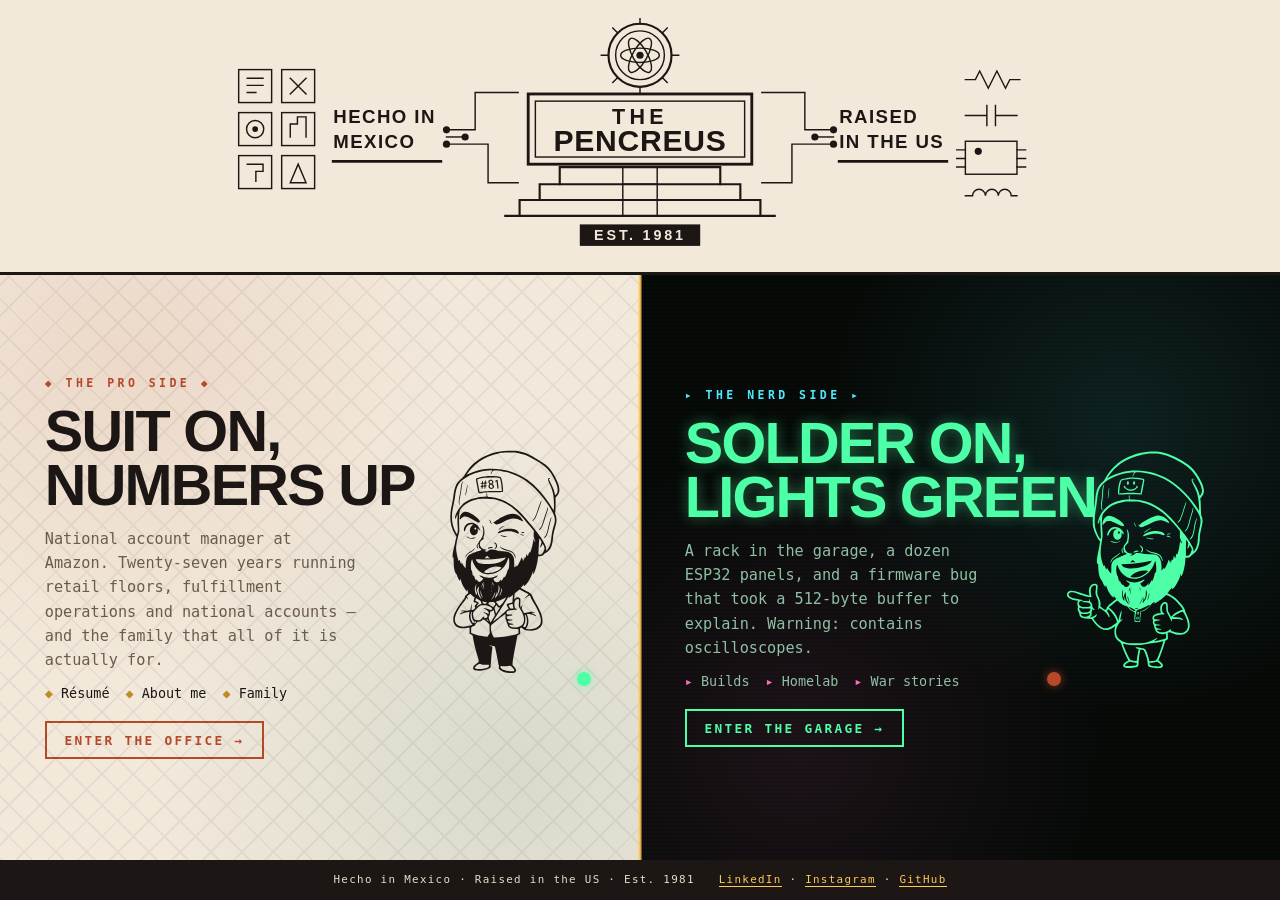
<file: index.html>
<!DOCTYPE html>
<html lang="en">
<head>
<meta charset="utf-8">
<meta name="viewport" content="width=device-width, initial-scale=1">
<title>Erick Uribe — pick a side</title>
<meta name="description" content="Erick Uribe: national account manager by day, builder of glowing rack-mounted things by night. Hecho in Mexico, raised in the US. Pick a side.">
<meta name="theme-color" content="#070b08">

<meta property="og:type" content="website">
<meta property="og:url" content="https://erickuribe.com/">
<meta property="og:title" content="Erick Uribe — pick a side">
<meta property="og:description" content="The Pro Side or the Nerd Side. Same guy, two very different rooms.">
<meta name="twitter:card" content="summary_large_image">

<link rel="icon" href="data:image/svg+xml,<svg xmlns='http://www.w3.org/2000/svg' viewBox='0 0 32 32'><rect width='16' height='32' fill='%23f2e9db'/><rect x='16' width='16' height='32' fill='%23070b08'/><rect x='14' width='4' height='32' fill='%23ffc857'/></svg>">

<link rel="stylesheet" href="landing.css">
</head>
<body>

<!-- The mark is inlined rather than linked so currentColor works — an
     external <img>/<object> can't inherit colour from this page. 5 KB. -->
<div class="brandbar">
<svg class="mark" viewBox="0 24 1200 330" role="img" aria-labelledby="mktitle"
     fill="none" stroke="currentColor" stroke-width="3"
     stroke-linecap="square" stroke-linejoin="miter">
  <title id="mktitle">The Pencreus — Hecho in Mexico, Raised in the US. Est. 1981.</title>

  <!-- LEFT — heritage, as codex-style glyph blocks (the idea, not a transcription) -->
  <g stroke-width="2">
    <rect x="40"  y="96"  width="46" height="46"/><path d="M52 108h22M52 118h22M52 128h12"/>
    <rect x="100" y="96"  width="46" height="46"/><path d="M112 108l22 22M134 108l-22 22"/>
    <rect x="40"  y="156" width="46" height="46"/>
    <circle cx="63" cy="179" r="12"/><circle cx="63" cy="179" r="4" fill="currentColor" stroke="none"/>
    <rect x="100" y="156" width="46" height="46"/><path d="M112 190v-18h10v-10h12v28"/>
    <rect x="40"  y="216" width="46" height="46"/><path d="M52 228h22v10h-10v14"/>
    <rect x="100" y="216" width="46" height="46"/><path d="M112 254l11-26 11 26z"/>
  </g>
  <text class="mk-l" x="172" y="170">HECHO IN</text>
  <text class="mk-l" x="172" y="206">MEXICO</text>
  <path d="M172 224h150" stroke-width="4"/>

  <!-- heritage wired into the circuitry -->
  <g stroke-width="2">
    <path d="M330 180h40v-52h60"/><path d="M330 200h58v54h42"/><path d="M330 190h26"/>
    <circle cx="330" cy="180" r="5" fill="currentColor" stroke="none"/>
    <circle cx="330" cy="200" r="5" fill="currentColor" stroke="none"/>
    <circle cx="356" cy="190" r="5" fill="currentColor" stroke="none"/>
  </g>

  <!-- CENTRE — sunstone ring with an atom in it -->
  <circle cx="600" cy="76" r="44"/>
  <circle cx="600" cy="76" r="34" stroke-width="2"/>
  <g stroke-width="2">
    <ellipse cx="600" cy="76" rx="27" ry="10"/>
    <ellipse cx="600" cy="76" rx="27" ry="10" transform="rotate(60 600 76)"/>
    <ellipse cx="600" cy="76" rx="27" ry="10" transform="rotate(-60 600 76)"/>
    <path d="M600 32v-10M600 120v10M556 76h-10M644 76h10M569 45l-7-7M631 45l7-7M569 107l-7 7M631 107l7 7"/>
  </g>
  <circle cx="600" cy="76" r="5" fill="currentColor" stroke="none"/>

  <!-- stepped platform -->
  <path d="M412 300h376"/>
  <path d="M432 300v-22h336v22"/>
  <path d="M460 278v-22h280v22"/>
  <path d="M488 256v-24h224v24"/>
  <g stroke-width="2">
    <path d="M576 300v-68h48v68M576 278h48M576 256h48"/>
  </g>

  <!-- wordmark plaque -->
  <rect x="444" y="130" width="312" height="98" stroke-width="4"/>
  <rect x="454" y="140" width="292" height="78" stroke-width="2"/>
  <text class="mk-t" x="600" y="172" text-anchor="middle" font-size="30" letter-spacing="6">THE</text>
  <text class="mk-t" x="600" y="210" text-anchor="middle" font-size="42" letter-spacing="1">PENCREUS</text>

  <!-- EST. 1981, reversed out of a solid bar -->
  <rect x="516" y="312" width="168" height="30" fill="currentColor" stroke="none"/>
  <text class="mk-rev" x="600" y="334" text-anchor="middle" font-size="20" letter-spacing="4">EST. 1981</text>

  <!-- RIGHT — raised here, as component symbols -->
  <g stroke-width="2">
    <path d="M870 180h-40v-52h-60"/><path d="M870 200h-58v54h-42"/><path d="M870 190h-26"/>
    <circle cx="870" cy="180" r="5" fill="currentColor" stroke="none"/>
    <circle cx="870" cy="200" r="5" fill="currentColor" stroke="none"/>
    <circle cx="844" cy="190" r="5" fill="currentColor" stroke="none"/>
  </g>
  <text class="mk-l" x="878" y="170">RAISED</text>
  <text class="mk-l" x="878" y="206">IN THE US</text>
  <path d="M878 224h150" stroke-width="4"/>
  <g stroke-width="2">
    <path d="M1054 110h14l6-12 12 24 12-24 12 24 6-12h14"/>
    <path d="M1054 160h30M1084 146v28M1096 146v28M1096 160h30"/>
    <rect x="1054" y="196" width="72" height="46"/>
    <path d="M1054 208h-12M1054 220h-12M1054 232h-12M1126 208h12M1126 220h12M1126 232h12"/>
    <circle cx="1072" cy="210" r="5" fill="currentColor" stroke="none"/>
    <path d="M1054 272h10a9 9 0 0 1 18 0 9 9 0 0 1 18 0 9 9 0 0 1 18 0h8"/>
  </g>
</svg>
</div>

<main class="split">

  <!-- Pro leads, left to right. Both cartoons gesture INTO the seam: the Pro
       art is mirrored in the file itself, with the #81 patch counter-flipped
       about its own centre so it still reads. -->

  <!-- ============================================= PRO -->
  <a class="side pro" href="pro.html">
    <div class="pitch">
      <div class="eyebrow">◆ The Pro Side ◆</div>
      <h2>Suit&nbsp;on,<br>numbers&nbsp;up</h2>
      <p class="blurb">
        National account manager at Amazon. Twenty-seven years running retail
        floors, fulfillment operations and national accounts — and the family
        that all of it is actually for.
      </p>
      <ul>
        <li>Résumé</li>
        <li>About me</li>
        <li>Family</li>
      </ul>
      <span class="enter">Enter the office →</span>
    </div>
    <div class="avatar" aria-hidden="true"></div>
  </a>

  <!-- ============================================ SEAM -->
  <div class="seamline" aria-hidden="true"></div>

  <!-- ============================================ NERD -->
  <a class="side nerd" href="nerd.html">
    <div class="pitch">
      <div class="eyebrow">▸ The Nerd Side ▸</div>
      <h2>Solder&nbsp;on,<br>lights&nbsp;green</h2>
      <p class="blurb">
        A rack in the garage, a dozen ESP32 panels, and a firmware bug that took
        a 512-byte buffer to explain. Warning: contains oscilloscopes.
      </p>
      <ul>
        <li>Builds</li>
        <li>Homelab</li>
        <li>War stories</li>
      </ul>
      <span class="enter">Enter the garage →</span>
    </div>
    <div class="avatar" aria-hidden="true"></div>
  </a>

</main>

<footer>
  <span>Hecho in Mexico · Raised in the US · Est. 1981</span>
  <span>
    <a href="https://www.linkedin.com/in/erickuribe/">LinkedIn</a> ·
    <a href="https://www.instagram.com/pencreus/">Instagram</a> ·
    <a href="https://github.com/Pencreus">GitHub</a>
  </span>
</footer>

</body>
</html>
</file>
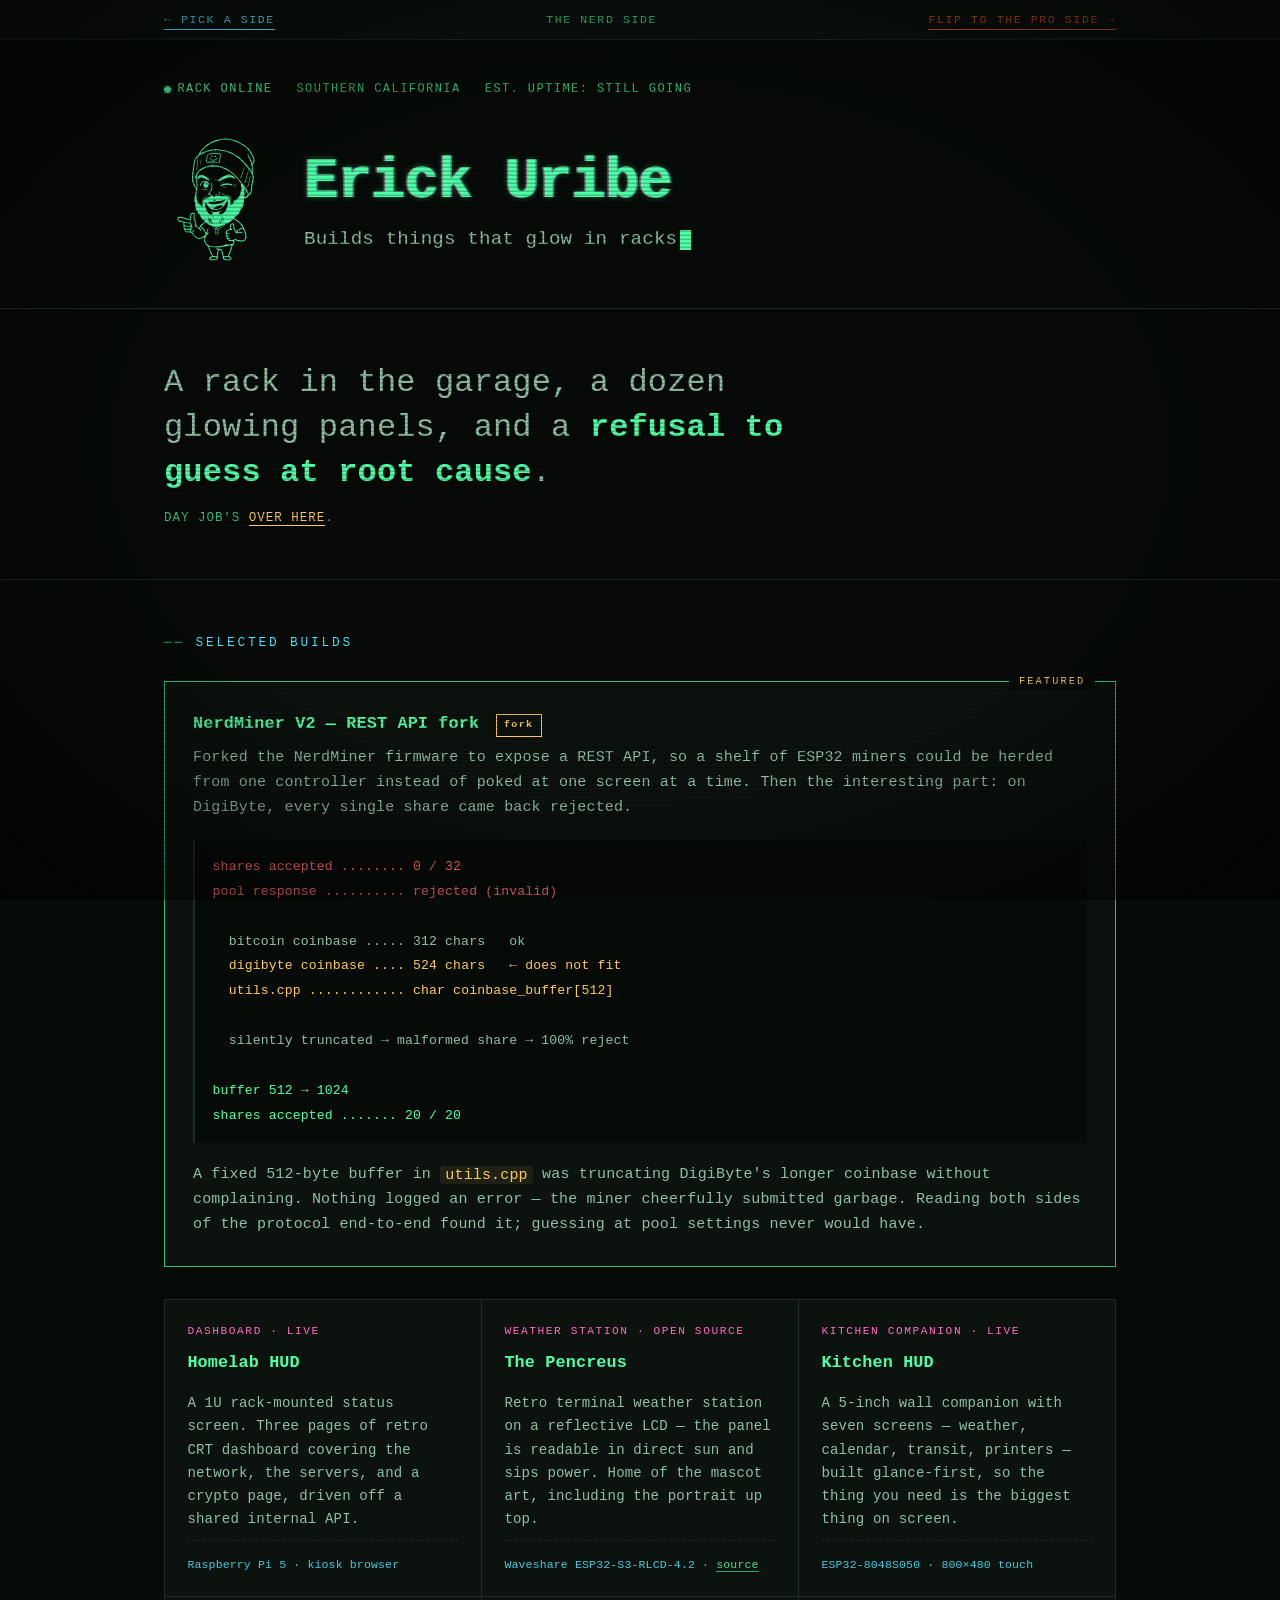
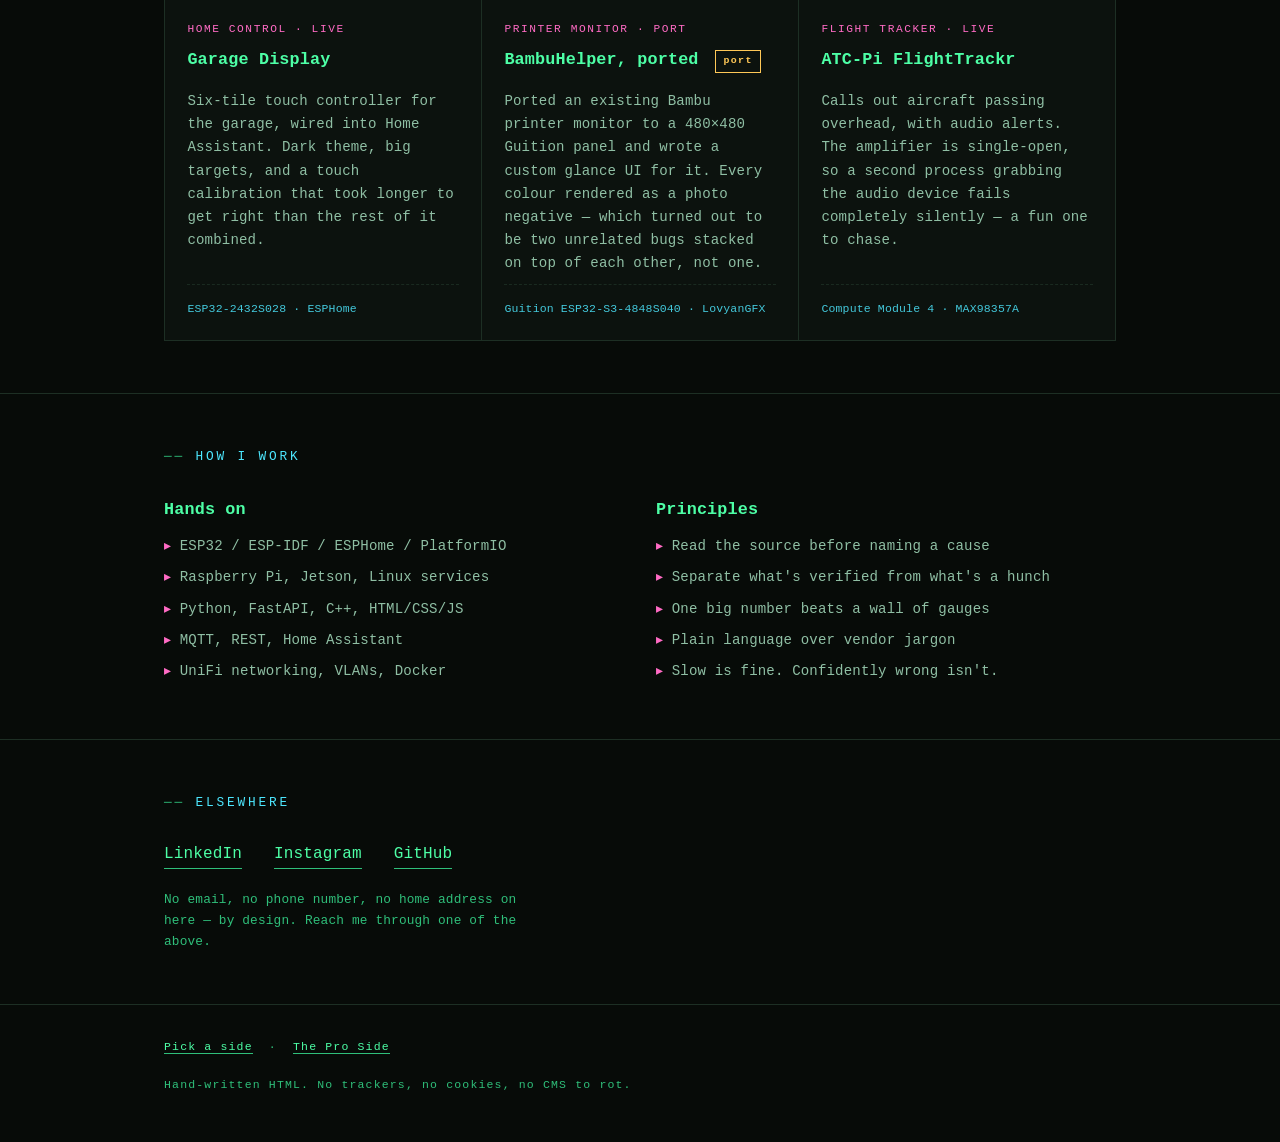
<file: nerd.html>
<!DOCTYPE html>
<html lang="en">
<head>
<meta charset="utf-8">
<meta name="viewport" content="width=device-width, initial-scale=1">
<title>Erick Uribe — the Nerd Side</title>
<meta name="description" content="Erick Uribe — national account manager at Amazon, and the person who builds rack-mounted Pi HUDs and ESP32 display controllers on the weekends. Southern California.">
<meta name="theme-color" content="#070b08">

<!-- Social preview -->
<meta property="og:type" content="website">
<meta property="og:url" content="https://erickuribe.com/">
<meta property="og:title" content="Erick Uribe — builds things that glow in racks">
<meta property="og:description" content="Account management and retail operations by day. Rack-mounted Pi HUDs and ESP32 controllers the rest of the time.">
<meta name="twitter:card" content="summary">

<!-- Favicon: the phosphor block cursor -->
<link rel="icon" href="data:image/svg+xml,<svg xmlns='http://www.w3.org/2000/svg' viewBox='0 0 32 32'><rect width='32' height='32' fill='%23070b08'/><rect x='8' y='6' width='16' height='20' fill='%234dffa6'/></svg>">

<link rel="stylesheet" href="style.css">
</head>
<body>

<a class="skip" href="#builds">Skip to builds</a>

<nav class="topnav">
  <div class="wrap">
    <a href="index.html">← Pick a side</a>
    <span>The Nerd Side</span>
    <a class="flip" href="pro.html">Flip to the Pro Side →</a>
  </div>
</nav>

<header>
  <div class="wrap">
    <div class="statusbar">
      <span class="live"><span class="dot"></span>Rack online</span>
      <span>Southern California</span>
      <span>Est. uptime: still going</span>
    </div>

    <div class="masthead">
      <div class="mark" role="img" aria-label="Cartoon portrait of Erick Uribe"></div>
      <div>
        <h1>Erick Uribe</h1>
        <p class="tagline">Builds things that glow in racks<span class="cursor"></span></p>
      </div>
    </div>
  </div>
</header>

<main>

<!-- ============================================================= LEAD -->
<section>
  <div class="wrap">
    <!-- "since 1999" rather than a year count on purpose — a number would need
         bumping every January, and this site is meant to survive neglect. -->
    <p class="lead">
      A rack in the garage, a dozen glowing panels, and a
      <strong>refusal to guess at root cause</strong>.
      <span class="aside">Day job's <a href="pro.html">over here</a>.</span>
    </p>
  </div>
</section>

<!-- =========================================================== BUILDS -->
<section id="builds">
  <div class="wrap">
    <h2>Selected builds</h2>

    <!-- The war story. This is the one that shows how I actually work. -->
    <article class="featured">
      <h3>NerdMiner V2 — REST API fork <span class="badge fork">fork</span></h3>
      <p>
        Forked the NerdMiner firmware to expose a REST API, so a shelf of ESP32
        miners could be herded from one controller instead of poked at one
        screen at a time. Then the interesting part: on DigiByte, every single
        share came back rejected.
      </p>

      <div class="trace"><span class="bad">shares accepted ........ 0 / 32</span>
<span class="bad">pool response .......... rejected (invalid)</span>

  bitcoin coinbase ..... 312 chars   ok
  <span class="key">digibyte coinbase .... 524 chars   ← does not fit</span>
  <span class="key">utils.cpp ............ char coinbase_buffer[512]</span>

  silently truncated → malformed share → 100% reject

<span class="good">buffer 512 → 1024</span>
<span class="good">shares accepted ....... 20 / 20</span></div>

      <p>
        A fixed 512-byte buffer in <code>utils.cpp</code> was truncating
        DigiByte's longer coinbase without complaining. Nothing logged an
        error — the miner cheerfully submitted garbage. Reading both sides of
        the protocol end-to-end found it; guessing at pool settings never
        would have.
      </p>
    </article>

    <div class="builds">

      <article class="build">
        <div class="meta">Dashboard · live</div>
        <h3>Homelab HUD</h3>
        <p>
          A 1U rack-mounted status screen. Three pages of retro CRT dashboard
          covering the network, the servers, and a crypto page, driven off a
          shared internal API.
        </p>
        <div class="hw">Raspberry Pi 5 · kiosk browser</div>
      </article>

      <article class="build">
        <div class="meta">Weather station · open source</div>
        <h3>The Pencreus</h3>
        <p>
          Retro terminal weather station on a reflective LCD — the panel is
          readable in direct sun and sips power. Home of the mascot art,
          including the portrait up top.
        </p>
        <div class="hw">
          Waveshare ESP32-S3-RLCD-4.2 ·
          <a href="https://github.com/Pencreus/ESP32-RLCD">source</a>
        </div>
      </article>

      <article class="build">
        <div class="meta">Kitchen companion · live</div>
        <h3>Kitchen HUD</h3>
        <p>
          A 5-inch wall companion with seven screens — weather, calendar,
          transit, printers — built glance-first, so the thing you need is
          the biggest thing on screen.
        </p>
        <div class="hw">ESP32-8048S050 · 800×480 touch</div>
      </article>

      <article class="build">
        <div class="meta">Home control · live</div>
        <h3>Garage Display</h3>
        <p>
          Six-tile touch controller for the garage, wired into Home Assistant.
          Dark theme, big targets, and a touch calibration that took longer to
          get right than the rest of it combined.
        </p>
        <div class="hw">ESP32-2432S028 · ESPHome</div>
      </article>

      <article class="build">
        <div class="meta">Printer monitor · port</div>
        <h3>BambuHelper, ported <span class="badge fork">port</span></h3>
        <p>
          Ported an existing Bambu printer monitor to a 480×480 Guition panel
          and wrote a custom glance UI for it. Every colour rendered as a
          photo negative — which turned out to be two unrelated bugs stacked
          on top of each other, not one.
        </p>
        <div class="hw">Guition ESP32-S3-4848S040 · LovyanGFX</div>
      </article>

      <article class="build">
        <div class="meta">Flight tracker · live</div>
        <h3>ATC-Pi FlightTrackr</h3>
        <p>
          Calls out aircraft passing overhead, with audio alerts. The amplifier
          is single-open, so a second process grabbing the audio device fails
          completely silently — a fun one to chase.
        </p>
        <div class="hw">Compute Module 4 · MAX98357A</div>
      </article>

    </div>
  </div>
</section>


<!-- ======================================================= HOW I WORK -->
<section>
  <div class="wrap">
    <h2>How I work</h2>
    <div class="cols">
      <div>
        <h3>Hands on</h3>
        <ul>
          <li>ESP32 / ESP-IDF / ESPHome / PlatformIO</li>
          <li>Raspberry Pi, Jetson, Linux services</li>
          <li>Python, FastAPI, C++, HTML/CSS/JS</li>
          <li>MQTT, REST, Home Assistant</li>
          <li>UniFi networking, VLANs, Docker</li>
        </ul>
      </div>
      <div>
        <h3>Principles</h3>
        <ul>
          <li>Read the source before naming a cause</li>
          <li>Separate what's verified from what's a hunch</li>
          <li>One big number beats a wall of gauges</li>
          <li>Plain language over vendor jargon</li>
          <li>Slow is fine. Confidently wrong isn't.</li>
        </ul>
      </div>
    </div>
  </div>
</section>


<!-- ========================================================== CONTACT -->
<section>
  <div class="wrap">
    <h2>Elsewhere</h2>
    <!-- rel="me" links these profiles back to this domain as one identity. -->
    <p class="contact">
      <a rel="me" href="https://www.linkedin.com/in/erickuribe/">LinkedIn</a>
      <a rel="me" href="https://www.instagram.com/pencreus/">Instagram</a>
      <a rel="me" href="https://github.com/Pencreus">GitHub</a>
    </p>
    <p class="fineprint">
      No email, no phone number, no home address on here — by design.
      Reach me through one of the above.
    </p>
  </div>
</section>

</main>

<footer>
  <div class="wrap">
    <a href="index.html">Pick a side</a> &nbsp;·&nbsp;
    <a href="pro.html">The Pro Side</a><br><br>
    <span id="stamp">Hand-written HTML. No trackers, no cookies, no CMS to rot.</span>
  </div>
</footer>

</body>
</html>
</file>
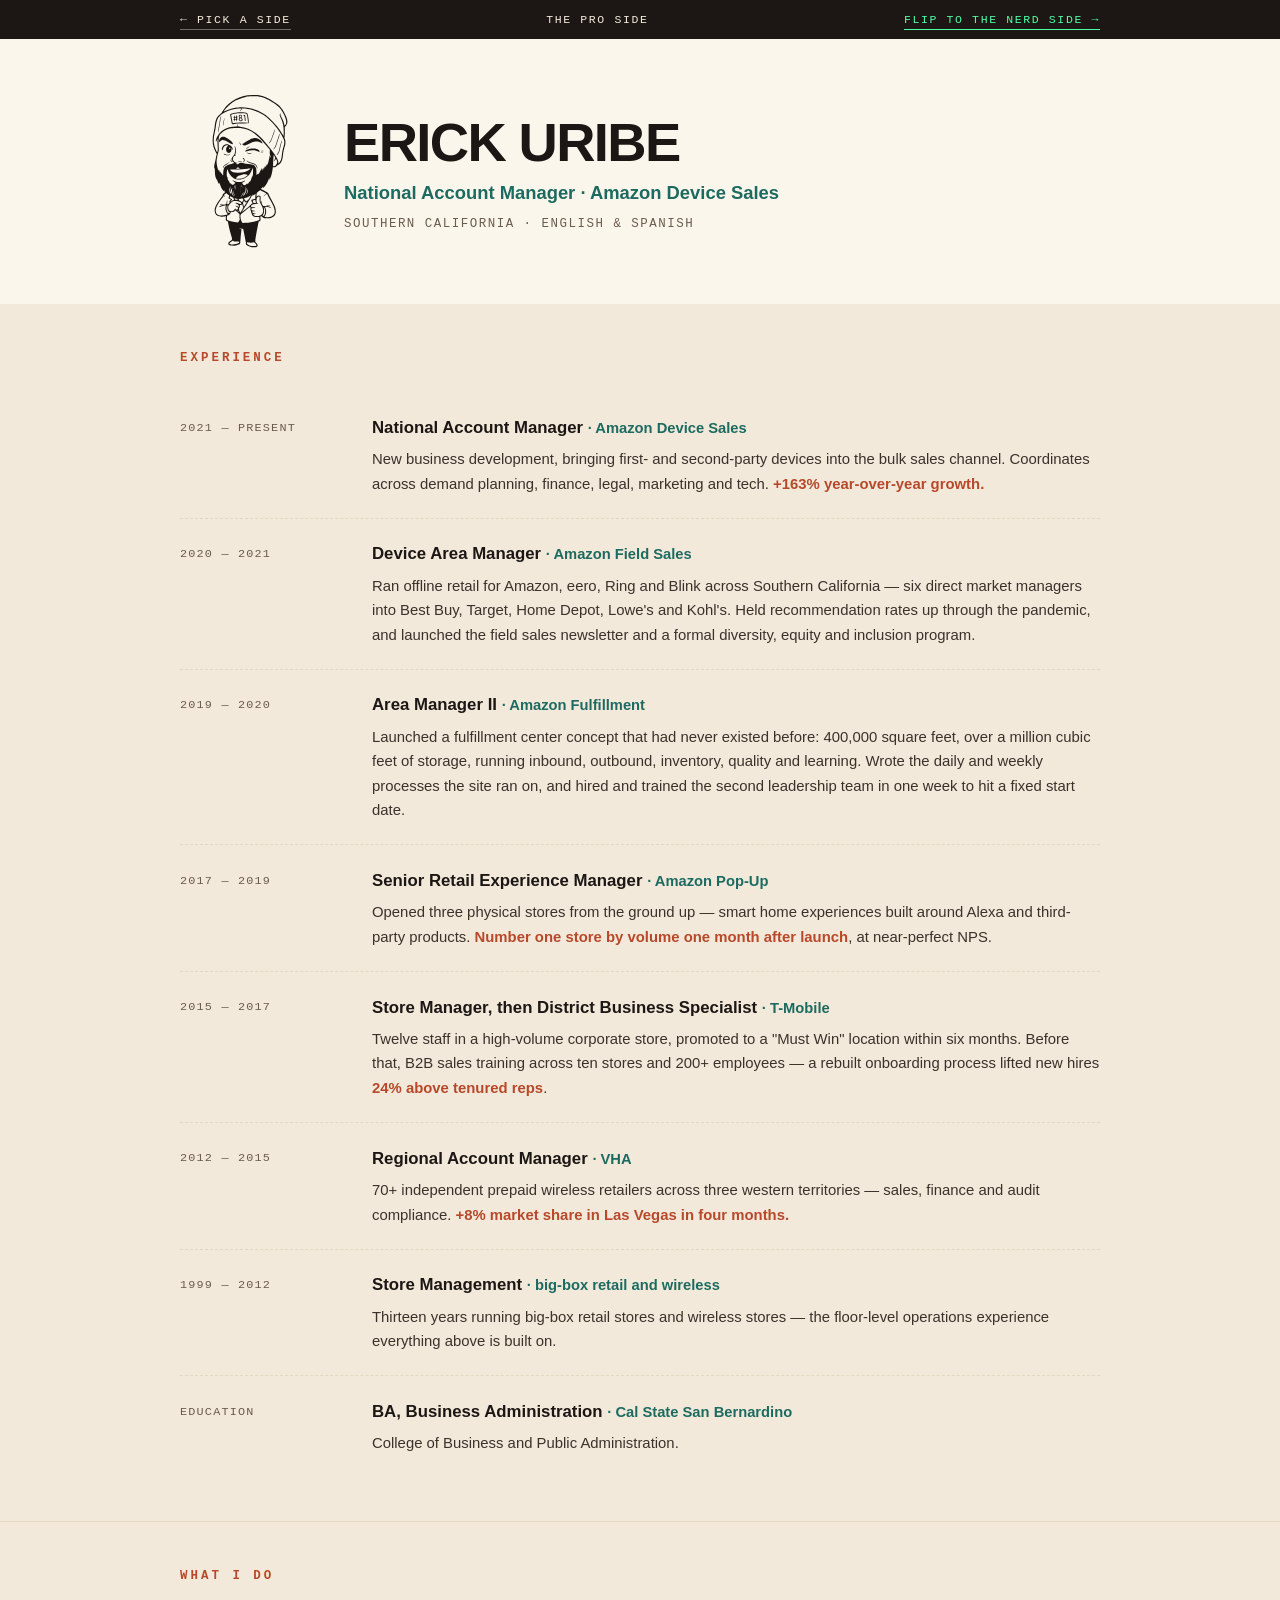
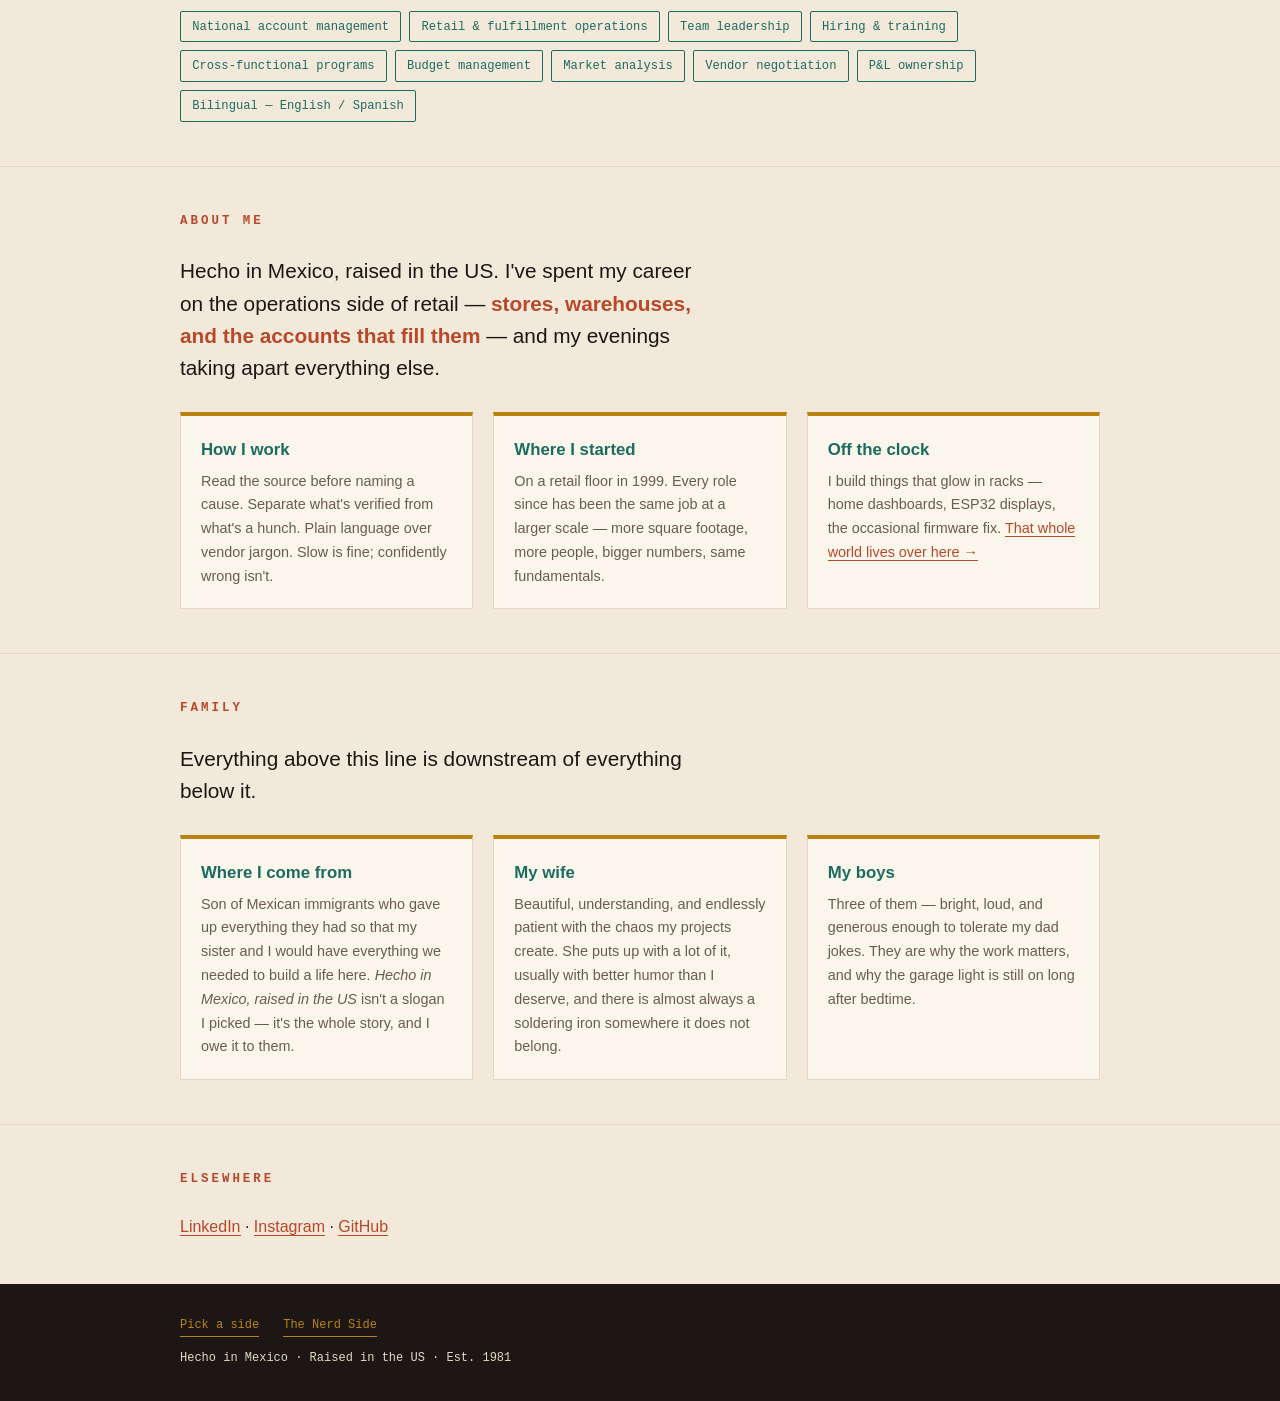
<file: pro.html>
<!DOCTYPE html>
<html lang="en">
<head>
<meta charset="utf-8">
<meta name="viewport" content="width=device-width, initial-scale=1">
<title>Erick Uribe — National Account Manager</title>
<meta name="description" content="Erick Uribe — National Account Manager at Amazon. Twenty-seven years in retail operations, fulfillment and national accounts. Southern California.">
<meta name="theme-color" content="#f2e9db">
<meta property="og:title" content="Erick Uribe — National Account Manager">
<meta property="og:description" content="Twenty-seven years in retail operations, fulfillment and national accounts.">
<link rel="icon" href="data:image/svg+xml,<svg xmlns='http://www.w3.org/2000/svg' viewBox='0 0 32 32'><rect width='32' height='32' fill='%23f2e9db'/><rect x='7' y='5' width='18' height='22' fill='%23b8482a'/></svg>">
<link rel="stylesheet" href="pro.css">
</head>
<body>

<nav class="topnav">
  <div class="wrap">
    <a href="index.html">← Pick a side</a>
    <span>The Pro Side</span>
    <a class="flip" href="nerd.html">Flip to the Nerd Side →</a>
  </div>
</nav>

<header class="hero">
  <div class="wrap">
    <div class="portrait" role="img" aria-label="Cartoon portrait of Erick Uribe"></div>
    <div>
      <h1>Erick Uribe</h1>
      <p class="role">National Account Manager · Amazon Device Sales</p>
      <p class="where">Southern California · English &amp; Spanish</p>
    </div>
  </div>
</header>

<main>

<!-- =========================================================== RESUME -->
<section>
  <div class="wrap">
    <h2>Experience</h2>

    <div class="role-row">
      <div class="when">2021 — present</div>
      <div>
        <h3>National Account Manager <span class="org">· Amazon Device Sales</span></h3>
        <p>
          New business development, bringing first- and second-party devices
          into the bulk sales channel. Coordinates across demand planning,
          finance, legal, marketing and tech.
          <strong>+163% year-over-year growth.</strong>
        </p>
      </div>
    </div>

    <div class="role-row">
      <div class="when">2020 — 2021</div>
      <div>
        <h3>Device Area Manager <span class="org">· Amazon Field Sales</span></h3>
        <p>
          Ran offline retail for Amazon, eero, Ring and Blink across Southern
          California — six direct market managers into Best Buy, Target, Home
          Depot, Lowe's and Kohl's. Held recommendation rates up through the
          pandemic, and launched the field sales newsletter and a formal
          diversity, equity and inclusion program.
        </p>
      </div>
    </div>

    <div class="role-row">
      <div class="when">2019 — 2020</div>
      <div>
        <h3>Area Manager II <span class="org">· Amazon Fulfillment</span></h3>
        <p>
          Launched a fulfillment center concept that had never existed before:
          400,000 square feet, over a million cubic feet of storage, running
          inbound, outbound, inventory, quality and learning. Wrote the daily
          and weekly processes the site ran on, and hired and trained the
          second leadership team in one week to hit a fixed start date.
        </p>
      </div>
    </div>

    <div class="role-row">
      <div class="when">2017 — 2019</div>
      <div>
        <h3>Senior Retail Experience Manager <span class="org">· Amazon Pop-Up</span></h3>
        <p>
          Opened three physical stores from the ground up — smart home
          experiences built around Alexa and third-party products.
          <strong>Number one store by volume one month after launch</strong>,
          at near-perfect NPS.
        </p>
      </div>
    </div>

    <div class="role-row">
      <div class="when">2015 — 2017</div>
      <div>
        <h3>Store Manager, then District Business Specialist <span class="org">· T-Mobile</span></h3>
        <p>
          Twelve staff in a high-volume corporate store, promoted to a
          "Must Win" location within six months. Before that, B2B sales
          training across ten stores and 200+ employees — a rebuilt onboarding
          process lifted new hires <strong>24% above tenured reps</strong>.
        </p>
      </div>
    </div>

    <div class="role-row">
      <div class="when">2012 — 2015</div>
      <div>
        <h3>Regional Account Manager <span class="org">· VHA</span></h3>
        <p>
          70+ independent prepaid wireless retailers across three western
          territories — sales, finance and audit compliance.
          <strong>+8% market share in Las Vegas in four months.</strong>
        </p>
      </div>
    </div>

    <div class="role-row">
      <div class="when">1999 — 2012</div>
      <div>
        <h3>Store Management <span class="org">· big-box retail and wireless</span></h3>
        <p>
          Thirteen years running big-box retail stores and wireless stores —
          the floor-level operations experience everything above is built on.
        </p>
      </div>
    </div>

    <div class="role-row">
      <div class="when">Education</div>
      <div>
        <h3>BA, Business Administration <span class="org">· Cal State San Bernardino</span></h3>
        <p>College of Business and Public Administration.</p>
      </div>
    </div>
  </div>
</section>

<!-- ============================================================ SKILLS -->
<section>
  <div class="wrap">
    <h2>What I do</h2>
    <ul class="chips">
      <li>National account management</li>
      <li>Retail &amp; fulfillment operations</li>
      <li>Team leadership</li>
      <li>Hiring &amp; training</li>
      <li>Cross-functional programs</li>
      <li>Budget management</li>
      <li>Market analysis</li>
      <li>Vendor negotiation</li>
      <li>P&amp;L ownership</li>
      <li>Bilingual — English / Spanish</li>
    </ul>
  </div>
</section>

<!-- ========================================================== ABOUT ME -->
<section>
  <div class="wrap">
    <h2>About me</h2>
    <p class="intro">
      Hecho in Mexico, raised in the US. I've spent my career on the
      operations side of retail — <strong>stores, warehouses, and the accounts
      that fill them</strong> — and my evenings taking apart everything else.
    </p>
    <div class="cards" style="margin-top:1.75rem">
      <div class="card">
        <h3>How I work</h3>
        <p>
          Read the source before naming a cause. Separate what's verified from
          what's a hunch. Plain language over vendor jargon. Slow is fine;
          confidently wrong isn't.
        </p>
      </div>
      <div class="card">
        <h3>Where I started</h3>
        <p>
          On a retail floor in 1999. Every role since has been the same job at
          a larger scale — more square footage, more people, bigger numbers,
          same fundamentals.
        </p>
      </div>
      <div class="card">
        <h3>Off the clock</h3>
        <p>
          I build things that glow in racks — home dashboards, ESP32 displays,
          the occasional firmware fix.
          <a href="nerd.html">That whole world lives over here →</a>
        </p>
      </div>
    </div>
  </div>
</section>

<!-- ============================================================ FAMILY
     No names and no photos, deliberately. Everything here is what Dad
     asked for, nothing inferred.
================================================================== -->
<section>
  <div class="wrap">
    <h2>Family</h2>
    <p class="intro">
      Everything above this line is downstream of everything below it.
    </p>
    <div class="cards" style="margin-top:1.75rem">
      <div class="card">
        <h3>Where I come from</h3>
        <p>
          Son of Mexican immigrants who gave up everything they had so that
          my sister and I would have everything we needed to build a life
          here. <em>Hecho in Mexico, raised in the US</em> isn't a slogan I
          picked — it's the whole story, and I owe it to them.
        </p>
      </div>
      <div class="card">
        <h3>My wife</h3>
        <p>
          Beautiful, understanding, and endlessly patient with the chaos my
          projects create. She puts up with a lot of it, usually with better
          humor than I deserve, and there is almost always a soldering iron
          somewhere it does not belong.
        </p>
      </div>
      <div class="card">
        <h3>My boys</h3>
        <p>
          Three of them — bright, loud, and generous enough to tolerate my
          dad jokes. They are why the work matters, and why the garage light
          is still on long after bedtime.
        </p>
      </div>
    </div>
  </div>
</section>

<!-- =========================================================== CONTACT -->
<section>
  <div class="wrap">
    <h2>Elsewhere</h2>
    <p>
      <a rel="me" href="https://www.linkedin.com/in/erickuribe/">LinkedIn</a> ·
      <a rel="me" href="https://www.instagram.com/pencreus/">Instagram</a> ·
      <a rel="me" href="https://github.com/Pencreus">GitHub</a>
    </p>
  </div>
</section>

</main>

<footer>
  <div class="wrap">
    <div class="footlinks">
      <a href="index.html">Pick a side</a>
      <a href="nerd.html">The Nerd Side</a>
    </div>
    <span>Hecho in Mexico · Raised in the US · Est. 1981</span>
  </div>
</footer>

</body>
</html>
</file>
<file: landing.css>
/* ------------------------------------------------------------------
   erickuribe.com — the split. Two worlds, one guy.
   Left  = PRO  : parchment, terracotta, jade. The letterpress brand.
   Right = NERD : phosphor CRT, now with cyan and magenta in the mix.
   ------------------------------------------------------------------ */

:root {
  /* Pro world — pulled from the Pencreus brand art */
  --p-bg:     #f2e9db;
  --p-bg2:    #e8dcc8;
  --p-ink:    #1c1714;
  --p-terra:  #b8482a;
  --p-jade:   #1d6b60;
  --p-gold:   #c08a24;
  --p-mut:    #6b5c4c;

  /* Nerd world */
  --n-bg:     #070b08;
  --n-bg2:    #0d1410;
  --n-green:  #4dffa6;
  --n-cyan:   #4de8ff;
  --n-amber:  #ffc857;
  --n-magenta:#ff6bc4;
  --n-mut:    #8fbfa4;

  --mono: ui-monospace, "SF Mono", SFMono-Regular, Menlo, Monaco,
          "Cascadia Mono", Consolas, monospace;
  --slab: "Helvetica Neue", Helvetica, Arial, sans-serif;
}

*, *::before, *::after { box-sizing: border-box; }
html { -webkit-text-size-adjust: 100%; background: var(--n-bg); }

body {
  margin: 0;
  font-family: var(--mono);
  min-height: 100vh;
  min-height: 100dvh;
  display: flex;
  flex-direction: column;
  background: var(--n-bg);
  overflow-x: hidden;
}

/* ---------------------------------------------------------------- BRAND */

.brandbar {
  background: var(--p-bg);
  border-bottom: 3px solid var(--p-ink);
  text-align: center;
  padding: 1.1rem 1.25rem 0.9rem;
  color: var(--p-ink);          /* the mark is all currentColor */
}
.mark {
  width: 100%;
  max-width: 860px;
  height: auto;
  display: inline-block;
}
/* Text inside the inlined mark. Kept here so the wordmark uses the same
   font stack as the rest of the page. */
.mk-t, .mk-l, .mk-rev {
  fill: currentColor; stroke: none;
  font-family: var(--slab); font-weight: 800;
}
.mk-l   { font-size: 26px; letter-spacing: 2px; }
.mk-rev { fill: var(--p-bg); }   /* reversed out of the solid bar */

/* ----------------------------------------------------------- THE SPLIT */

.split {
  flex: 1;
  display: flex;
  min-height: 0;
  position: relative;
}

/* Each side is a pitch plus the guy making it. They stand back-to-back at
   the seam, each gesturing at his own half — the yin/yang read. */
.side {
  flex: 1 1 50%;
  display: flex;
  flex-direction: row;
  align-items: center;
  justify-content: center;
  gap: clamp(0.5rem, 2vw, 1.75rem);
  padding: clamp(1.5rem, 3.5vw, 3rem);
  text-decoration: none;
  position: relative;
  overflow: hidden;
  transition: flex-grow 0.45s cubic-bezier(.2,.8,.3,1);
}

.pitch {
  display: flex;
  flex-direction: column;
  gap: 0.85rem;
  min-width: 0;
}
/* Both sides now run pitch-then-avatar — text hugs the seam, avatar sits
   at the outer edge. Left-aligned reads naturally on both. */

/* --------------------------------------------------------------- AVATARS */

.avatar {
  flex: none;
  width: clamp(96px, 15vw, 210px);
  aspect-ratio: 600 / 802;
  position: relative;
}
.avatar::before {
  content: "";
  position: absolute;
  inset: 0;
  -webkit-mask-size: contain; mask-size: contain;
  -webkit-mask-repeat: no-repeat; mask-repeat: no-repeat;
  -webkit-mask-position: center; mask-position: center;
}
/* Neither needs a CSS flip. The Pro art is mirrored inside the SVG file
   (label counter-flipped so #81 still reads) so he faces right, toward his
   own pitch. The Nerd art gestures left natively — now sitting outside its
   pitch, that same leftward point lands right back on the text. */
.pro .avatar::before {
  background: var(--p-ink);
  -webkit-mask-image: url(assets/erick_pro.svg);
          mask-image: url(assets/erick_pro.svg);
}
.nerd .avatar::before {
  background: var(--n-green);
  filter: drop-shadow(0 0 10px rgba(77,255,166,.35));
  -webkit-mask-image: url(assets/erick.svg);
          mask-image: url(assets/erick.svg);
}

/* The yin/yang eye: each figure carries a dot of the other world. */
.avatar::after {
  content: "";
  position: absolute;
  bottom: 4%;
  width: 14px; height: 14px;
  border-radius: 50%;
}
.pro  .avatar::after { right: 2%; background: var(--n-green);
                       box-shadow: 0 0 10px rgba(77,255,166,.7); }
.nerd .avatar::after { left: 2%;  background: var(--p-terra);
                       box-shadow: 0 0 10px rgba(184,72,42,.7); }

/* Hovering one side gives it more room. Pure sugar, but it makes the
   choice feel like a choice. */
@media (hover: hover) and (min-width: 48rem) {
  .split:hover .side          { flex-grow: 0.85; }
  .split .side:hover          { flex-grow: 1.3; }
}

/* -- PRO -- */
.side.pro {
  background: var(--p-bg);
  color: var(--p-ink);
  background-image:
    radial-gradient(circle at 20% 15%, rgba(184,72,42,.10), transparent 45%),
    radial-gradient(circle at 80% 85%, rgba(29,107,96,.12), transparent 50%);
}
/* Faint crosshatch wash instead of a raster watermark — 0 bytes, same warmth. */
.side.pro::before {
  content: "";
  position: absolute;
  inset: 0;
  opacity: .05;
  pointer-events: none;
  background-image:
    repeating-linear-gradient(45deg,
      var(--p-ink) 0 2px, transparent 2px 22px),
    repeating-linear-gradient(-45deg,
      var(--p-ink) 0 2px, transparent 2px 22px);
}

/* -- NERD -- */
.side.nerd {
  background: var(--n-bg);
  color: var(--n-mut);
  background-image:
    radial-gradient(circle at 75% 25%, rgba(77,232,255,.10), transparent 45%),
    radial-gradient(circle at 25% 80%, rgba(255,107,196,.09), transparent 45%),
    repeating-linear-gradient(to bottom,
      rgba(0,0,0,0) 0 2px, rgba(0,0,0,.28) 3px 4px);
}

/* ------------------------------------------------------------- CONTENT */

.eyebrow {
  font-size: clamp(.62rem, 1.4vw, .72rem);
  letter-spacing: .3em;
  text-transform: uppercase;
  font-weight: 700;
}
.pro  .eyebrow { color: var(--p-terra); }
.nerd .eyebrow { color: var(--n-cyan); }

.side h2 {
  font-family: var(--slab);
  font-size: clamp(2rem, 6.5vw, 3.6rem);
  line-height: .95;
  margin: 0;
  letter-spacing: -.03em;
  text-transform: uppercase;
  font-weight: 800;
}
.pro  h2 { color: var(--p-ink); }
.nerd h2 { color: var(--n-green); text-shadow: 0 0 14px rgba(77,255,166,.4); }

.side .blurb {
  margin: 0;
  font-size: clamp(.82rem, 1.7vw, .95rem);
  line-height: 1.6;
  max-width: 34ch;
}
.pro  .blurb { color: var(--p-mut); }
.nerd .blurb { color: var(--n-mut); }

.side ul {
  list-style: none;
  margin: 0;
  padding: 0;
  font-size: clamp(.74rem, 1.5vw, .84rem);
  display: flex;
  flex-wrap: wrap;
  gap: .3rem 1rem;
}
.pro  li::before { content: "◆ "; color: var(--p-gold); }
.nerd li::before { content: "▸ "; color: var(--n-magenta); }

.enter {
  margin-top: .4rem;
  align-self: flex-start;
  font-size: clamp(.72rem, 1.5vw, .8rem);
  letter-spacing: .18em;
  font-weight: 700;
  padding: .6rem 1.1rem;
  border: 2px solid currentColor;
  text-transform: uppercase;
  transition: transform .2s, background .2s, color .2s;
}
.pro  .enter { color: var(--p-terra); }
.nerd .enter { color: var(--n-green); }
.side:hover .enter, .side:focus-visible .enter { transform: translateX(6px); }
.pro:hover  .enter { background: var(--p-terra); color: var(--p-bg); }
.nerd:hover .enter { background: var(--n-green); color: var(--n-bg); }

.side:focus-visible { outline: 4px solid var(--n-amber); outline-offset: -8px; }

/* Plain amber seam — a simple rule marking the boundary, no motif. */
.seamline {
  position: absolute;
  left: 50%; top: 0; bottom: 0;
  width: 3px;
  transform: translateX(-50%);
  z-index: 2;
  background: var(--n-amber);
  opacity: .85;
}

/* ---------------------------------------------------------------- FOOT */

footer {
  background: var(--p-ink);
  color: var(--p-bg2);
  font-size: .68rem;
  letter-spacing: .12em;
  text-align: center;
  padding: .85rem 1rem;
  display: flex;
  justify-content: center;
  gap: 1.5rem;
  flex-wrap: wrap;
}
footer a { color: var(--n-amber); text-decoration: none; border-bottom: 1px solid currentColor; }
footer a:hover { background: var(--n-amber); color: var(--p-ink); }

/* ---------------------------------------------------------- RESPONSIVE */

@media (max-width: 48rem) {
  .split { flex-direction: column; }
  .side  { flex: 1 1 auto; min-height: 42vh; gap: .9rem; padding: 1.75rem 1.25rem; }
  .avatar { width: clamp(84px, 24vw, 140px); }
  .avatar::after { width: 10px; height: 10px; }
  .seamline {
    position: relative;   /* in-flow between the panels = the true boundary */
    left: auto; right: auto; top: auto; bottom: auto;
    width: auto; height: 3px;
    transform: none;
    flex: none;
  }
}

@media (prefers-reduced-motion: reduce) {
  *, *::before, *::after { transition: none !important; animation: none !important; }
}
</file>
<file: style.css>
/* ------------------------------------------------------------------
   erickuribe.com — retro CRT phosphor terminal
   Plain CSS. No build step, no dependencies, no external fonts.
   ------------------------------------------------------------------ */

:root {
  --bg:        #070b08;
  --bg-panel:  #0c120e;
  --bg-raise:  #101711;

  --green:     #4dffa6;  /* primary phosphor */
  --green-dim: #2fbf7a;  /* borders, rules */
  --green-mut: #8fbfa4;  /* body copy — still ~7:1 on --bg */
  --amber:     #ffc857;  /* highlights, "the good part" */
  --red:       #ff6b6b;  /* failure states in war stories */
  --cyan:      #4de8ff;  /* section labels, hardware lines */
  --magenta:   #ff6bc4;  /* category tags */

  --edge:      #1d2f24;
  --glow:      0 0 6px rgba(77, 255, 166, 0.35);

  --mono: ui-monospace, "SF Mono", SFMono-Regular, Menlo, Monaco,
          "Cascadia Mono", "Roboto Mono", Consolas, monospace;

  --wrap: 62rem;
}

*, *::before, *::after { box-sizing: border-box; }

html {
  -webkit-text-size-adjust: 100%;
  background: #070b08; /* belt-and-braces: no flash of white before CSS vars resolve */
}

body {
  margin: 0;
  background: var(--bg);
  color: var(--green-mut);
  font-family: var(--mono);
  font-size: 15px;
  line-height: 1.65;
  letter-spacing: 0.01em;
  overflow-x: hidden;
}

/* Scanline + vignette overlay. Purely decorative, never intercepts clicks. */
body::before {
  content: "";
  position: fixed;
  inset: 0;
  pointer-events: none;
  z-index: 9999;
  background:
    repeating-linear-gradient(
      to bottom,
      rgba(0, 0, 0, 0)    0px,
      rgba(0, 0, 0, 0)    2px,
      rgba(0, 0, 0, 0.22) 3px,
      rgba(0, 0, 0, 0.22) 4px
    ),
    radial-gradient(ellipse at center, rgba(0,0,0,0) 55%, rgba(0,0,0,0.55) 100%);
}

.wrap {
  max-width: var(--wrap);
  margin: 0 auto;
  padding: 0 1.25rem;
}

a {
  color: var(--green);
  text-decoration: none;
  border-bottom: 1px solid var(--green-dim);
}
a:hover, a:focus-visible {
  background: var(--green);
  color: var(--bg);
  border-bottom-color: var(--green);
}
a:focus-visible { outline: 2px solid var(--amber); outline-offset: 2px; }

/* Skip link for keyboard users */
.skip {
  position: absolute;
  left: -9999px;
}
.skip:focus {
  left: 1rem; top: 1rem;
  position: fixed;
  z-index: 10000;
  background: var(--green);
  color: var(--bg);
  padding: 0.5rem 1rem;
}

/* ---------------------------------------------------------------- HEADER */

header {
  border-bottom: 1px solid var(--edge);
  padding: 2.5rem 0 2rem;
}

.statusbar {
  display: flex;
  flex-wrap: wrap;
  gap: 0.5rem 1.5rem;
  font-size: 0.75rem;
  color: var(--green-dim);
  text-transform: uppercase;
  letter-spacing: 0.12em;
  margin-bottom: 2rem;
}
.statusbar .live { color: var(--green); }
.dot {
  display: inline-block;
  width: 7px; height: 7px;
  border-radius: 50%;
  background: var(--green);
  box-shadow: var(--glow);
  margin-right: 0.4rem;
  vertical-align: middle;
  animation: pulse 2.4s ease-in-out infinite;
}
@keyframes pulse { 0%,100% { opacity: 1; } 50% { opacity: 0.25; } }

.masthead {
  display: flex;
  align-items: center;
  gap: 2rem;
  flex-wrap: wrap;
}

/* The Erick cartoon, reused from the Pencreus boot splash. It's 1-bit black
   line art, so we alpha-mask it and paint the phosphor green through it —
   that way it always matches --green with no second copy of the file. */
.mark {
  width: 108px;
  aspect-ratio: 600 / 800;
  flex: none;
  background-color: var(--green);
  -webkit-mask: url(assets/erick.svg) center / contain no-repeat;
          mask: url(assets/erick.svg) center / contain no-repeat;
  filter: drop-shadow(0 0 8px rgba(77, 255, 166, 0.3));
}

h1 {
  font-size: clamp(2.1rem, 7vw, 3.6rem);
  line-height: 1.05;
  margin: 0;
  color: var(--green);
  letter-spacing: -0.02em;
  text-shadow: var(--glow);
}

.tagline {
  margin: 0.75rem 0 0;
  font-size: clamp(1rem, 2.4vw, 1.2rem);
  color: var(--green-mut);
  max-width: 36ch;
}

.cursor {
  display: inline-block;
  width: 0.55em;
  height: 1.05em;
  background: var(--green);
  vertical-align: text-bottom;
  margin-left: 0.15em;
  animation: blink 1.1s steps(2, start) infinite;
}
@keyframes blink { to { visibility: hidden; } }

/* ---------------------------------------------------------------- LAYOUT */

section { padding: 3.25rem 0; border-bottom: 1px solid var(--edge); }

h2 {
  font-size: 0.8rem;
  text-transform: uppercase;
  letter-spacing: 0.22em;
  color: var(--green-dim);
  margin: 0 0 1.75rem;
  font-weight: 500;
}
h2::before { content: "── "; }

h3 {
  font-size: 1.05rem;
  margin: 0 0 0.5rem;
  color: var(--green);
  font-weight: 600;
}

p { margin: 0 0 1rem; }
p:last-child { margin-bottom: 0; }

code {
  font-family: inherit;
  color: var(--amber);
  background: rgba(255, 200, 87, 0.08);
  padding: 0.05em 0.35em;
  border-radius: 2px;
}

/* ------------------------------------------------------------- LEAD STAT */

.lead {
  font-size: clamp(1.35rem, 3.6vw, 2rem);
  line-height: 1.4;
  color: var(--green-mut);
  max-width: 36ch;
  margin: 0;
}
.lead strong { color: var(--green); font-weight: 600; }

/* ------------------------------------------------------------- WAR STORY */

.featured {
  background: var(--bg-panel);
  border: 1px solid var(--green-dim);
  padding: 1.75rem;
  margin-bottom: 2rem;
  position: relative;
}
.featured::after {
  content: "FEATURED";
  position: absolute;
  top: -0.6rem; right: 1.25rem;
  background: var(--bg);
  padding: 0 0.6rem;
  font-size: 0.65rem;
  letter-spacing: 0.2em;
  color: var(--amber);
}

.trace {
  background: var(--bg);
  border-left: 2px solid var(--edge);
  padding: 0.9rem 1.1rem;
  margin: 1.25rem 0;
  font-size: 0.82rem;
  line-height: 1.9;
  overflow-x: auto;
  white-space: pre;
  color: var(--green-mut);
}
.trace .bad  { color: var(--red); }
.trace .good { color: var(--green); }
.trace .key  { color: var(--amber); }

/* ---------------------------------------------------------------- BUILDS */

.builds {
  display: grid;
  grid-template-columns: repeat(auto-fit, minmax(17rem, 1fr));
  gap: 1px;
  background: var(--edge);
  border: 1px solid var(--edge);
}

.build {
  background: var(--bg-panel);
  padding: 1.4rem;
  display: flex;
  flex-direction: column;
  gap: 0.5rem;
}
.build:hover { background: var(--bg-raise); }

.build .meta {
  font-size: 0.7rem;
  letter-spacing: 0.14em;
  text-transform: uppercase;
  color: var(--green-dim);
}
.build p { font-size: 0.88rem; margin: 0; }
.build .hw {
  margin-top: auto;
  padding-top: 0.9rem;
  font-size: 0.72rem;
  color: var(--green-dim);
  border-top: 1px dashed var(--edge);
}

.badge {
  display: inline-block;
  font-size: 0.62rem;
  letter-spacing: 0.14em;
  padding: 0.15rem 0.45rem;
  border: 1px solid var(--green-dim);
  color: var(--green);
  margin-left: 0.4rem;
  vertical-align: 1px;
}
.badge.fork { color: var(--amber); border-color: var(--amber); }

/* ------------------------------------------------------------ PLAIN LIST */

.rack { list-style: none; margin: 0; padding: 0; }
.rack li {
  display: flex;
  flex-wrap: wrap;
  gap: 0 1rem;
  padding: 0.7rem 0;
  border-bottom: 1px dashed var(--edge);
  font-size: 0.88rem;
}
.rack li:last-child { border-bottom: 0; }
.rack .name { color: var(--green); min-width: 13rem; flex: none; }

/* ---------------------------------------------------------------- SKILLS */

/* ------------------------------------------------------------ BACKGROUND */

.role {
  display: grid;
  grid-template-columns: 11rem 1fr;
  gap: 0 2rem;
  padding: 1.4rem 0;
  border-bottom: 1px dashed var(--edge);
}
.role:last-child { border-bottom: 0; }

.role .when {
  font-size: 0.75rem;
  letter-spacing: 0.12em;
  text-transform: uppercase;
  color: var(--green-dim);
  padding-top: 0.28rem;
}
.role h3 { margin-bottom: 0.35rem; }
.role .org {
  color: var(--green-mut);
  font-weight: 400;
  font-size: 0.9rem;
  white-space: nowrap;
}
.role p { font-size: 0.9rem; margin: 0; }
.role strong { color: var(--amber); font-weight: 600; }

/* Unwritten content, marked loudly so it can't ship by accident. */
.todo {
  color: var(--red);
  border: 1px dashed var(--red);
  padding: 0.6rem 0.8rem;
}
.todo::before {
  content: "TODO — ";
  letter-spacing: 0.1em;
  font-size: 0.85em;
}

@media (max-width: 40rem) {
  .role { grid-template-columns: 1fr; gap: 0.4rem; }
  .role .org { white-space: normal; display: block; }
}

/* ---------------------------------------------------------------- SKILLS */

.cols {
  display: grid;
  grid-template-columns: repeat(auto-fit, minmax(13rem, 1fr));
  gap: 2rem;
}
.cols ul { list-style: none; margin: 0; padding: 0; font-size: 0.88rem; }
.cols li { padding: 0.25rem 0; }
.cols li::before { content: "▸ "; color: var(--green-dim); }

/* --------------------------------------------------------------- CONTACT */

.contact {
  display: flex;
  flex-wrap: wrap;
  gap: 0.75rem 2rem;
  font-size: 1rem;
  align-items: baseline;
}
.fineprint {
  font-size: 0.8rem;
  margin-top: 1.25rem;
  color: var(--green-dim);
  max-width: 46ch;
}

/* Loud marker so an unfilled profile URL can't ship by accident. */
a[data-todo][href=""] {
  color: var(--red);
  border-color: var(--red);
  border-style: dashed;
}
a[data-todo][href=""]::after {
  content: " ← set URL";
  font-size: 0.72em;
  letter-spacing: 0.08em;
}
a[data-todo][href=""]:hover { background: var(--red); color: var(--bg); }

footer {
  padding: 2rem 0 3rem;
  font-size: 0.72rem;
  color: var(--green-dim);
  letter-spacing: 0.1em;
}

/* ------------------------------------------------------------ RESPONSIVE */

@media (max-width: 34rem) {
  .masthead { gap: 1.25rem; }
  .mark { width: 72px; }
  .rack .name { min-width: 100%; }
  section { padding: 2.5rem 0; }
}

/* --------------------------------------------------- MOTION / PRINT / A11Y */

@media (prefers-reduced-motion: reduce) {
  *, *::before, *::after {
    animation: none !important;
    transition: none !important;
  }
  .cursor { visibility: visible; }
}

@media print {
  body::before { display: none; }
  body { background: #fff; color: #000; }
  a { color: #000; }
  h1, h2, h3, .mark { color: #000; text-shadow: none; filter: none; }
  .featured, .build, .trace { border-color: #999; background: #fff; }
}

/* ================================================================
   THE SPLIT — added when the site became two rooms.
   More colour, per request: cyan and magenta join the phosphor.
   ================================================================ */

.topnav {
  background: var(--bg-panel);
  border-bottom: 1px solid var(--edge);
  font-size: 0.72rem;
  letter-spacing: 0.14em;
  text-transform: uppercase;
  color: var(--green-dim);
}
.topnav .wrap {
  display: flex; justify-content: space-between; align-items: center;
  gap: 1rem; padding-top: 0.6rem; padding-bottom: 0.6rem; flex-wrap: wrap;
}
.topnav a { color: var(--cyan); border-bottom-color: var(--cyan); }
.topnav a:hover { background: var(--cyan); color: var(--bg); }
.flip { color: #b8482a !important; border-bottom-color: #b8482a !important; }
.flip:hover { background: #b8482a !important; color: #f2e9db !important; }

/* Section labels and hardware lines pick up cyan; category tags magenta.
   Keeps the page unmistakably CRT while giving the eye more to sort by. */
h2               { color: var(--cyan); }
h2::before       { content: "── "; color: var(--green-dim); }
.build .meta     { color: var(--magenta); }
.build .hw       { color: var(--cyan); opacity: .85; }
.cols li::before { color: var(--magenta); }
.badge           { color: var(--cyan); border-color: var(--cyan); }

.aside {
  display: block;
  margin-top: 0.9rem;
  font-size: 0.78rem;
  letter-spacing: 0.08em;
  color: var(--green-dim);
  text-transform: uppercase;
}
.aside a { color: var(--amber); border-bottom-color: var(--amber); }
.aside a:hover { background: var(--amber); color: var(--bg); }

/* A little chromatic-aberration on the name, like a misconverged CRT. */
header h1 {
  text-shadow:
    0 0 6px rgba(77,255,166,.35),
   -1.5px 0 0 rgba(255,107,196,.55),
    1.5px 0 0 rgba(77,232,255,.55);
}
</file>
<file: pro.css>
/* ------------------------------------------------------------------
   The Pro Side — parchment and letterpress, drawn from the Pencreus art.
   Warm Mesoamerican palette: terracotta, jade, gold on aged paper.
   ------------------------------------------------------------------ */

:root {
  --bg:     #f2e9db;
  --paper:  #fbf6ec;
  --band:   #e5d8c2;
  --ink:    #1c1714;
  --mut:    #6b5c4c;
  --terra:  #b8482a;
  --jade:   #1d6b60;
  --gold:   #b8840f;

  --mono: ui-monospace, "SF Mono", SFMono-Regular, Menlo, Consolas, monospace;
  --sans: "Helvetica Neue", Helvetica, Arial, sans-serif;
  --wrap: 60rem;
}

*, *::before, *::after { box-sizing: border-box; }
html { -webkit-text-size-adjust: 100%; background: var(--bg); }

body {
  margin: 0;
  background: var(--bg);
  color: var(--ink);
  font-family: var(--sans);
  font-size: 16px;
  line-height: 1.65;
}

.wrap { max-width: var(--wrap); margin: 0 auto; padding: 0 1.25rem; }

a { color: var(--terra); text-decoration: none; border-bottom: 1px solid currentColor; }
a:hover { background: var(--terra); color: var(--paper); border-color: var(--terra); }
a:focus-visible { outline: 3px solid var(--jade); outline-offset: 2px; }

/* ------------------------------------------------------------- TOPNAV */

.topnav {
  background: var(--ink);
  color: var(--bg);
  font-family: var(--mono);
  font-size: .72rem;
  letter-spacing: .14em;
  text-transform: uppercase;
}
.topnav .wrap {
  display: flex; justify-content: space-between; align-items: center;
  gap: 1rem; padding-top: .6rem; padding-bottom: .6rem; flex-wrap: wrap;
}
.topnav a { color: var(--bg); border-bottom-color: rgba(242,233,219,.4); }
.topnav a:hover { background: var(--gold); color: var(--ink); }
.flip { color: #4dffa6 !important; border-bottom-color: #4dffa6 !important; }
.flip:hover { background: #4dffa6 !important; color: #070b08 !important; }

/* --------------------------------------------------------------- HERO */

header.hero { background: var(--paper); padding: 3rem 0 2.5rem; }
.hero .wrap { display: flex; align-items: center; gap: 2rem; flex-wrap: wrap; }

/* Suit-and-beanie Erick, mirrored so he faces into the page. Alpha-masked so
   the ink colour comes from CSS — same trick as every other mark here. */
.portrait {
  width: 132px; flex: none;
  aspect-ratio: 600 / 802;
  background-color: var(--ink);
  -webkit-mask: url(assets/erick_pro.svg) center/contain no-repeat;
          mask: url(assets/erick_pro.svg) center/contain no-repeat;
}

h1 {
  font-size: clamp(2.2rem, 6vw, 3.4rem);
  line-height: 1; margin: 0;
  letter-spacing: -.03em; text-transform: uppercase; font-weight: 800;
}
.role {
  margin: .5rem 0 0; font-size: clamp(1rem, 2.2vw, 1.15rem);
  color: var(--jade); font-weight: 600;
}
.where {
  margin: .35rem 0 0; font-family: var(--mono);
  font-size: .78rem; letter-spacing: .12em; text-transform: uppercase;
  color: var(--mut);
}

/* ------------------------------------------------------------ SECTION */

section { padding: 2.75rem 0; border-bottom: 1px solid var(--band); }
section:last-of-type { border-bottom: 0; }

h2 {
  font-family: var(--mono);
  font-size: .78rem; letter-spacing: .24em; text-transform: uppercase;
  color: var(--terra); margin: 0 0 1.5rem; font-weight: 700;
}
h3 { font-size: 1.05rem; margin: 0 0 .35rem; font-weight: 700; }
p  { margin: 0 0 1rem; }
p:last-child { margin-bottom: 0; }

.intro { font-size: clamp(1.05rem, 2.3vw, 1.3rem); line-height: 1.55; max-width: 46ch; }
.intro strong { color: var(--terra); }

/* --------------------------------------------------------------- ROLE */

.role-row {
  display: grid; grid-template-columns: 10rem 1fr; gap: 0 2rem;
  padding: 1.35rem 0; border-bottom: 1px dashed var(--band);
}
.role-row:last-child { border-bottom: 0; }
.when {
  font-family: var(--mono); font-size: .74rem; letter-spacing: .1em;
  text-transform: uppercase; color: var(--mut); padding-top: .3rem;
}
.org { color: var(--jade); font-weight: 600; font-size: .92rem; }
.role-row p { font-size: .93rem; margin: 0; color: #3b322a; }
.role-row strong { color: var(--terra); }

/* -------------------------------------------------------------- CARDS */

.cards { display: grid; grid-template-columns: repeat(auto-fit, minmax(15rem,1fr)); gap: 1.25rem; }
.card {
  background: var(--paper);
  border: 1px solid var(--band);
  border-top: 4px solid var(--gold);
  padding: 1.25rem;
}
.card h3 { color: var(--jade); }
.card p { font-size: .9rem; color: var(--mut); }

/* -------------------------------------------------------------- SKILLS */

.chips { display: flex; flex-wrap: wrap; gap: .5rem; padding: 0; margin: 0; list-style: none; }
.chips li {
  font-family: var(--mono); font-size: .76rem;
  border: 1px solid var(--jade); color: var(--jade);
  padding: .3rem .7rem; border-radius: 2px;
}

/* ---------------------------------------------------------------- TODO */

.todo {
  color: #8c2f1f; border: 2px dashed #8c2f1f;
  padding: .85rem 1rem; font-family: var(--mono); font-size: .85rem;
  background: #fdf1ec;
}
.todo::before { content: "TODO — "; font-weight: 700; letter-spacing: .1em; }

/* -------------------------------------------------------------- FOOTER */

footer {
  background: var(--ink); color: var(--band);
  font-family: var(--mono); font-size: .75rem; padding: 2rem 0;
}
footer a { color: var(--gold); border-bottom-color: var(--gold); }
footer a:hover { background: var(--gold); color: var(--ink); }
.footlinks { display: flex; gap: 1.5rem; flex-wrap: wrap; margin-bottom: .75rem; }

@media (max-width: 40rem) {
  .role-row { grid-template-columns: 1fr; gap: .3rem; }
  .portrait { width: 84px; }
}

@media print {
  .topnav, footer { display: none; }
  body { background: #fff; }
  a { color: #000; }
}
</file>
